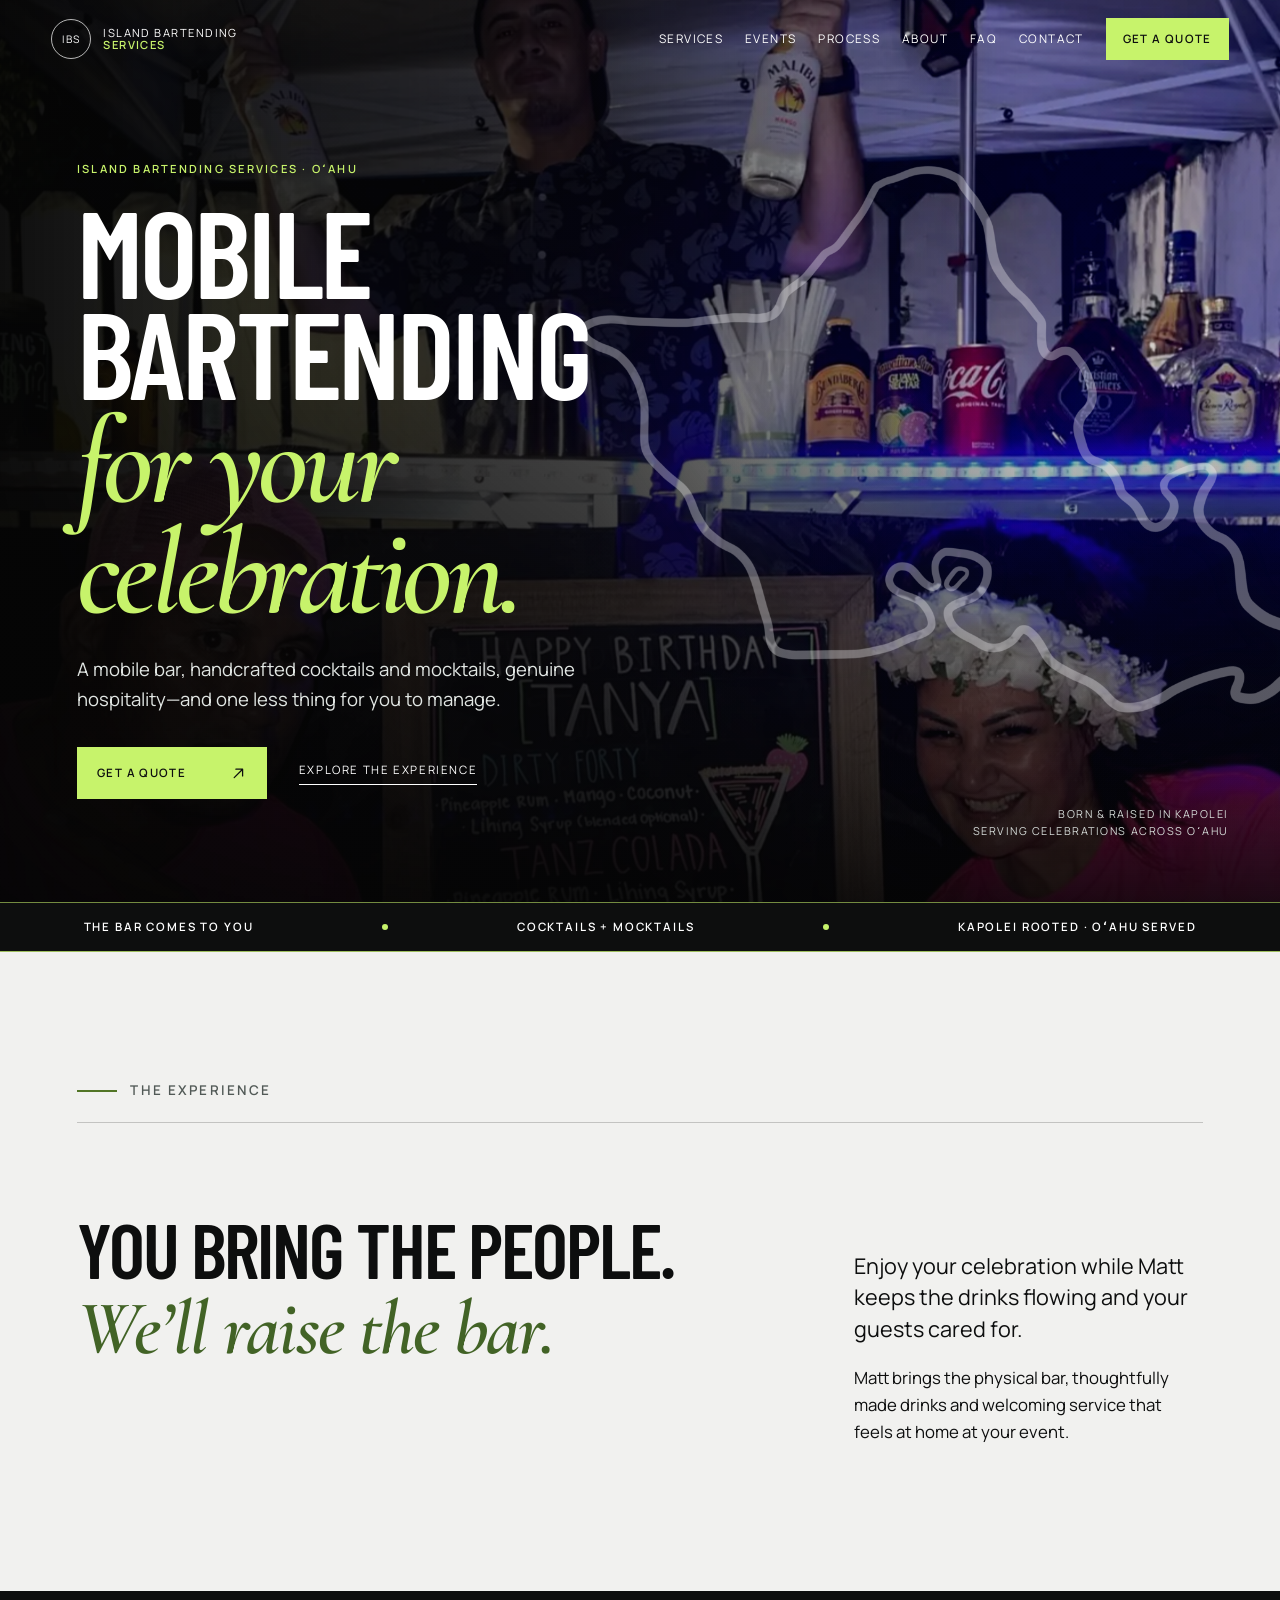
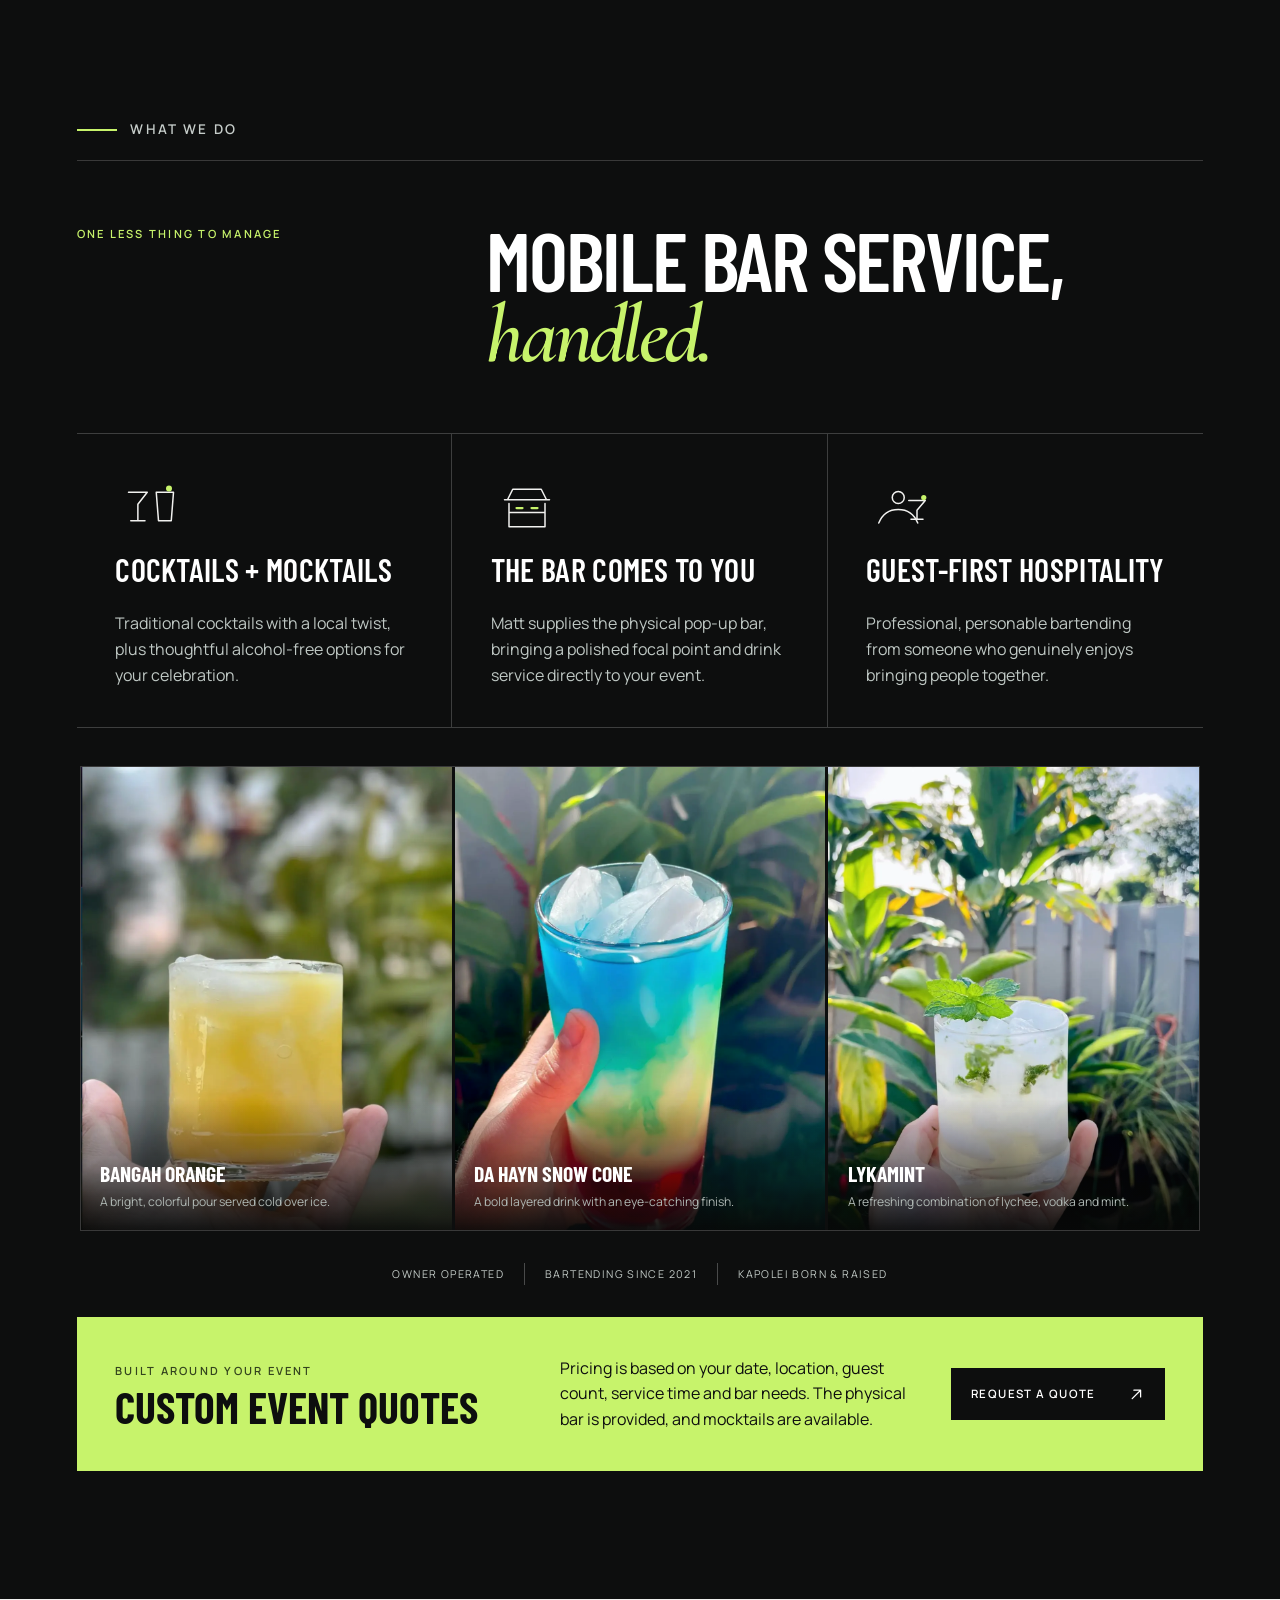
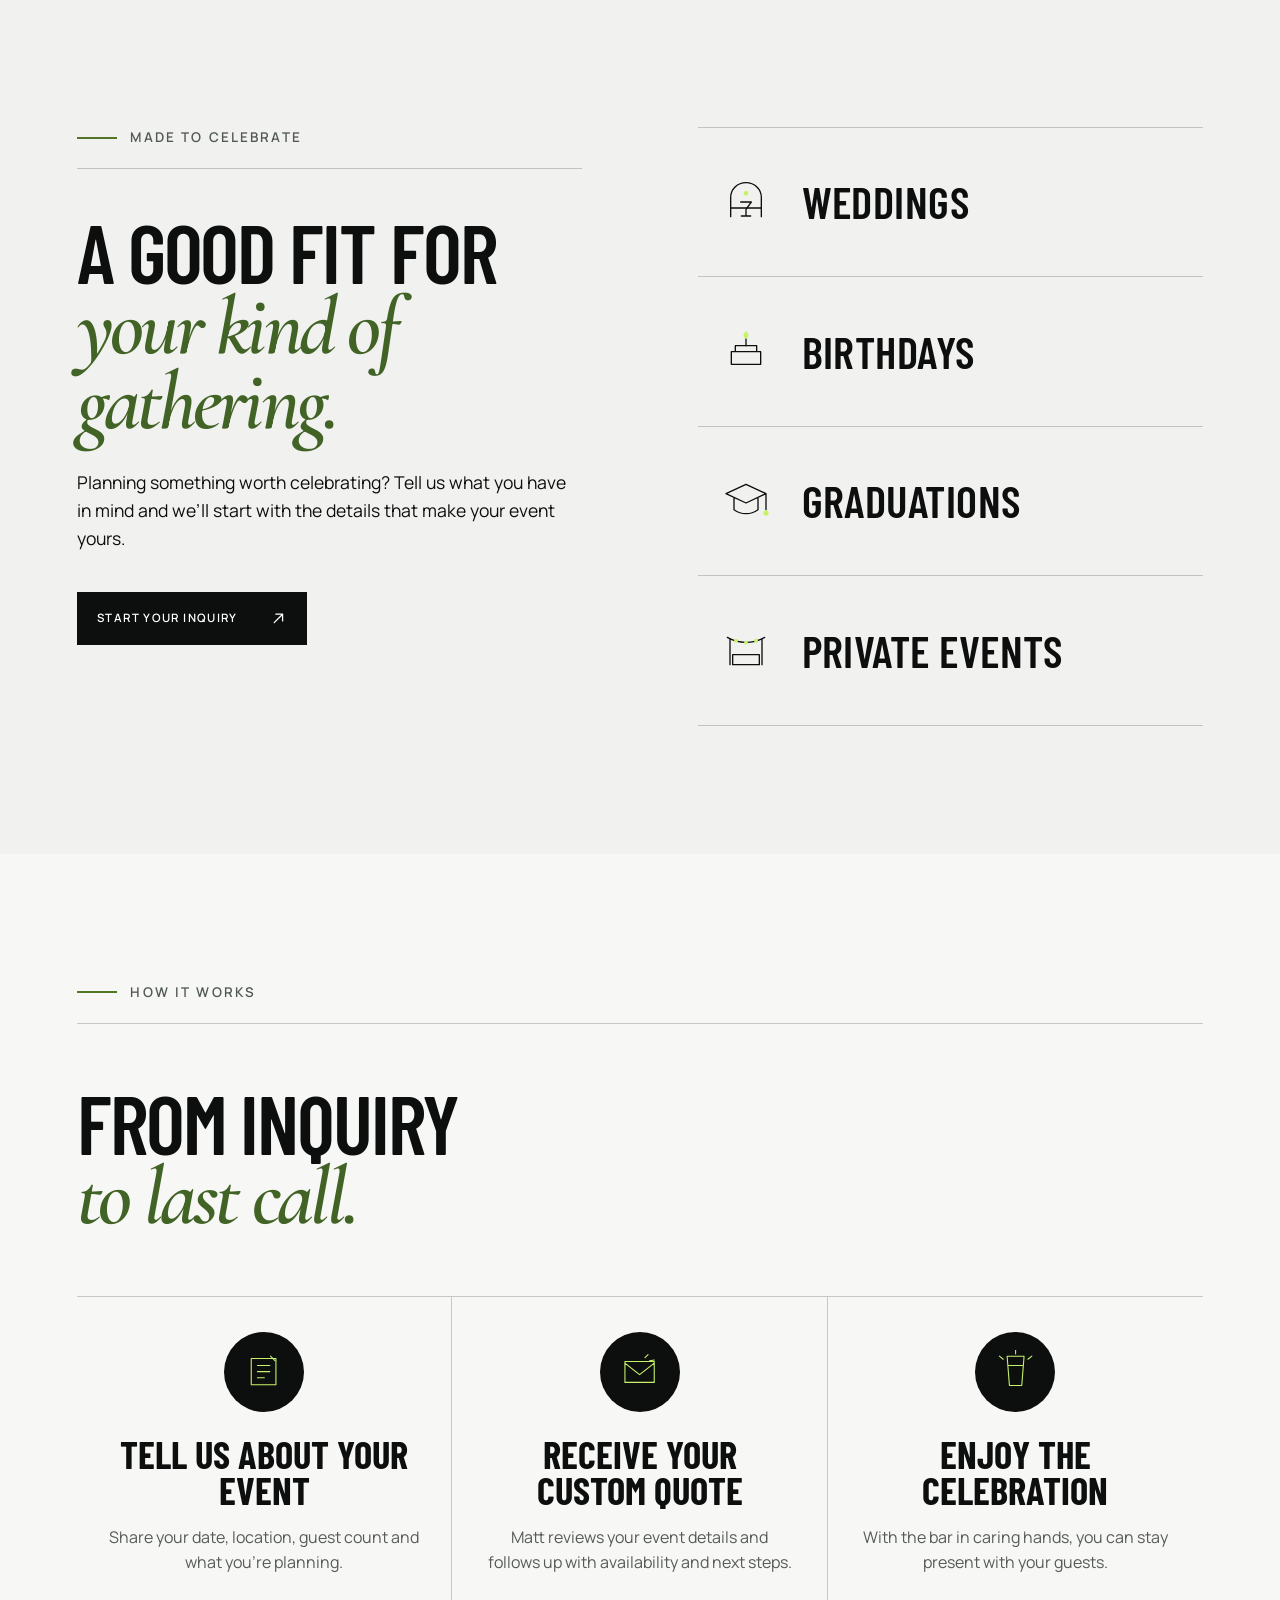
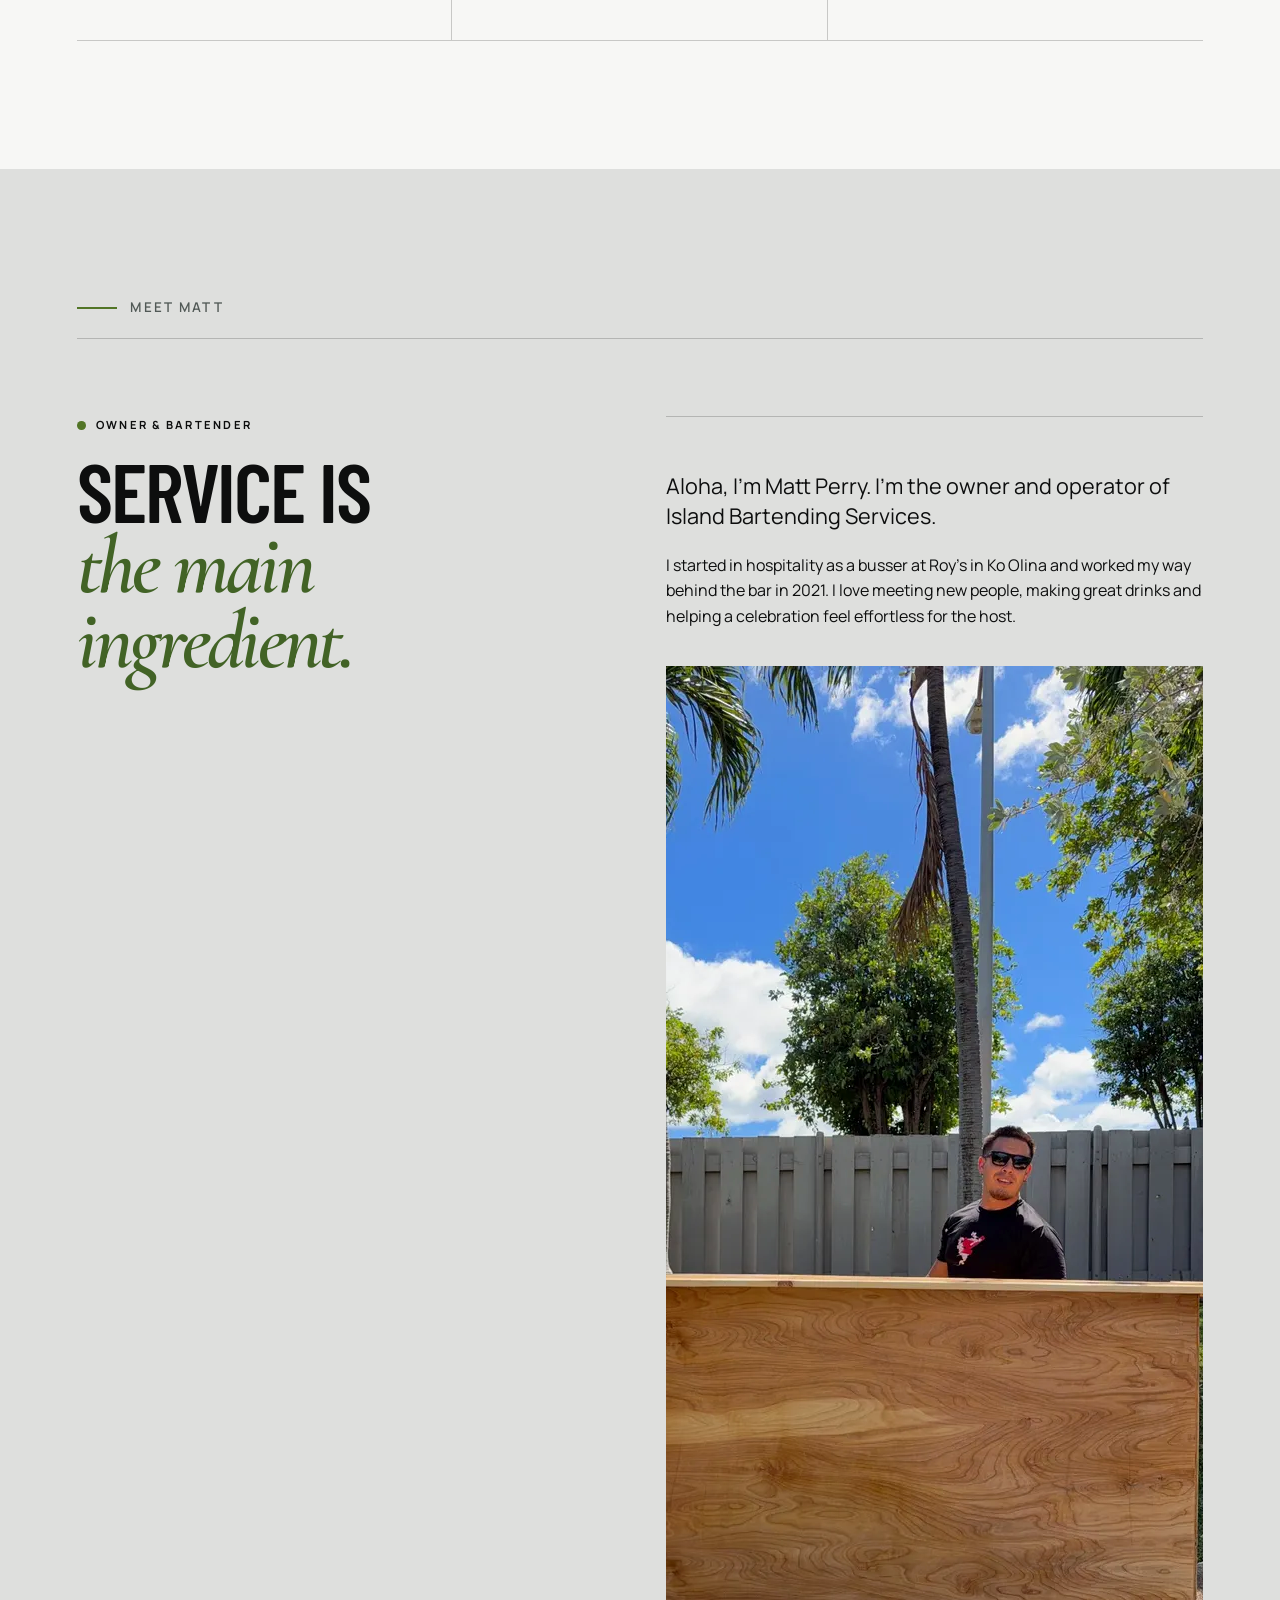
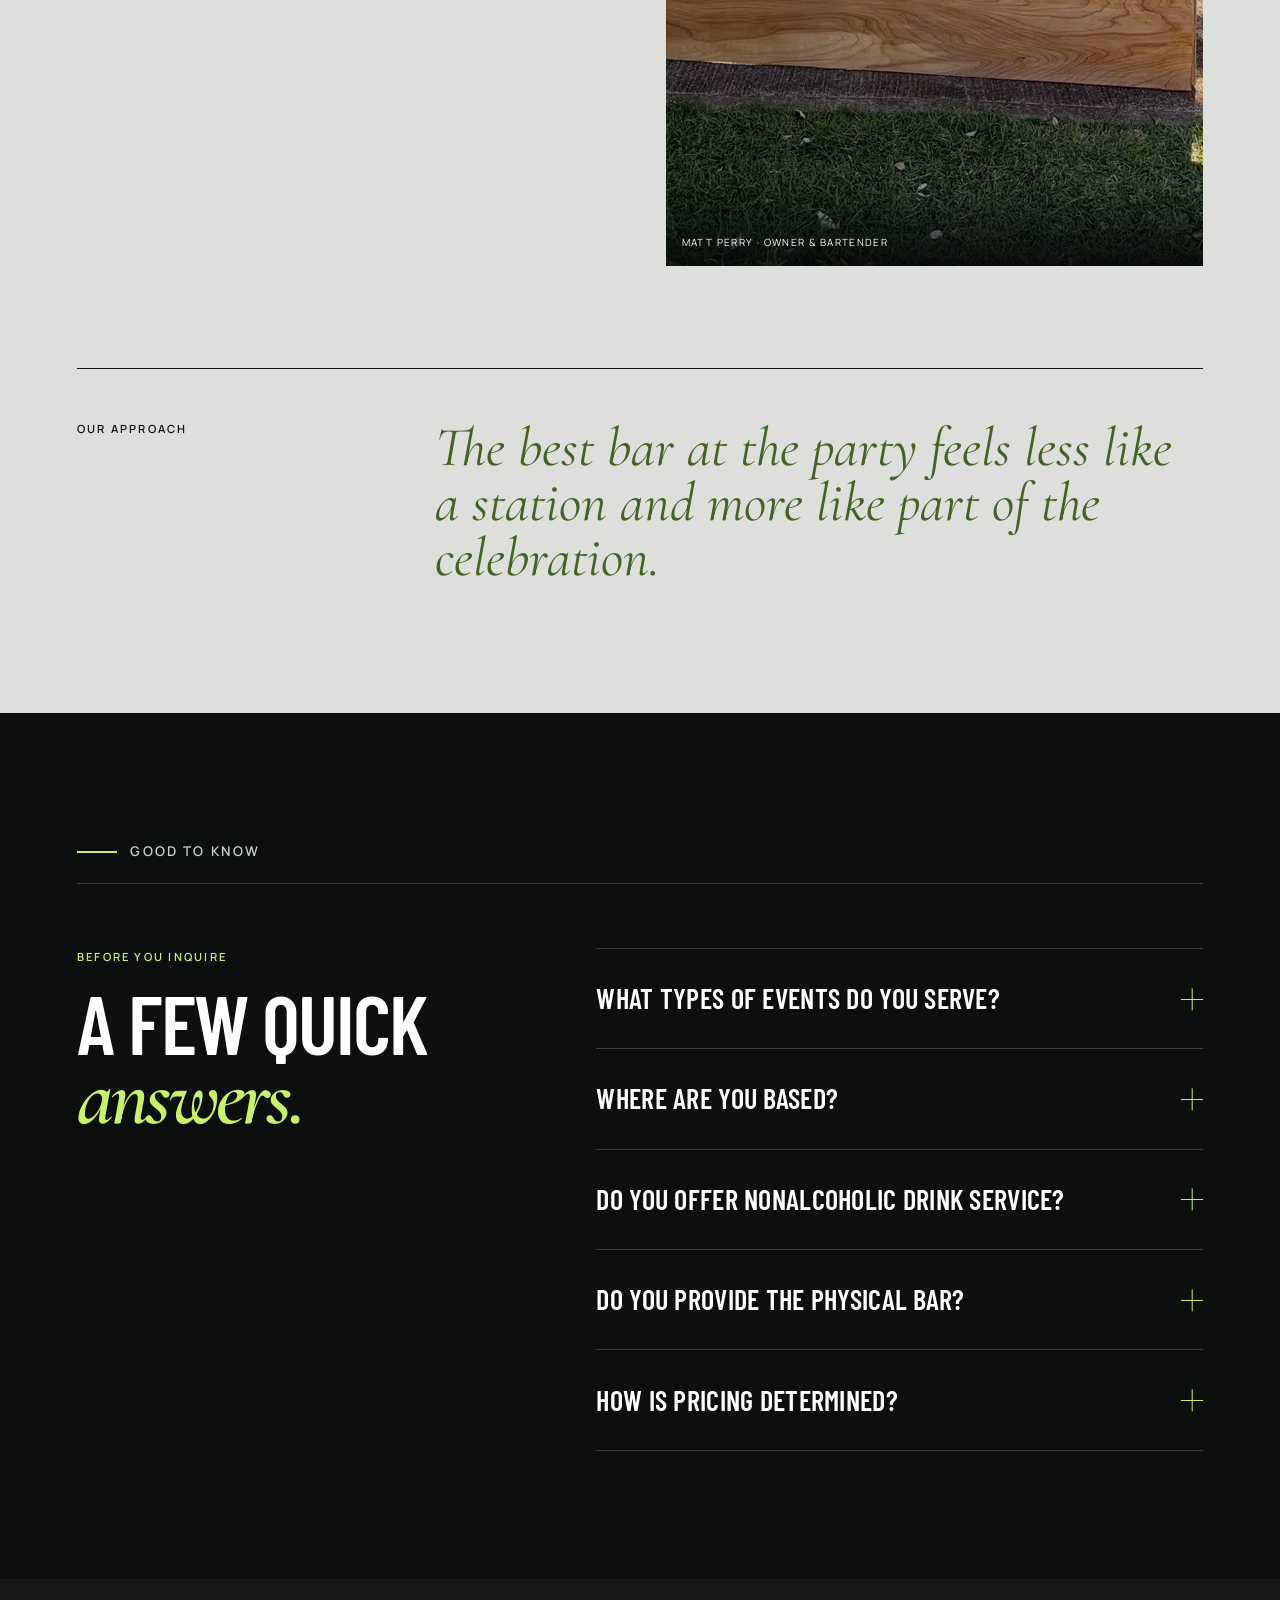
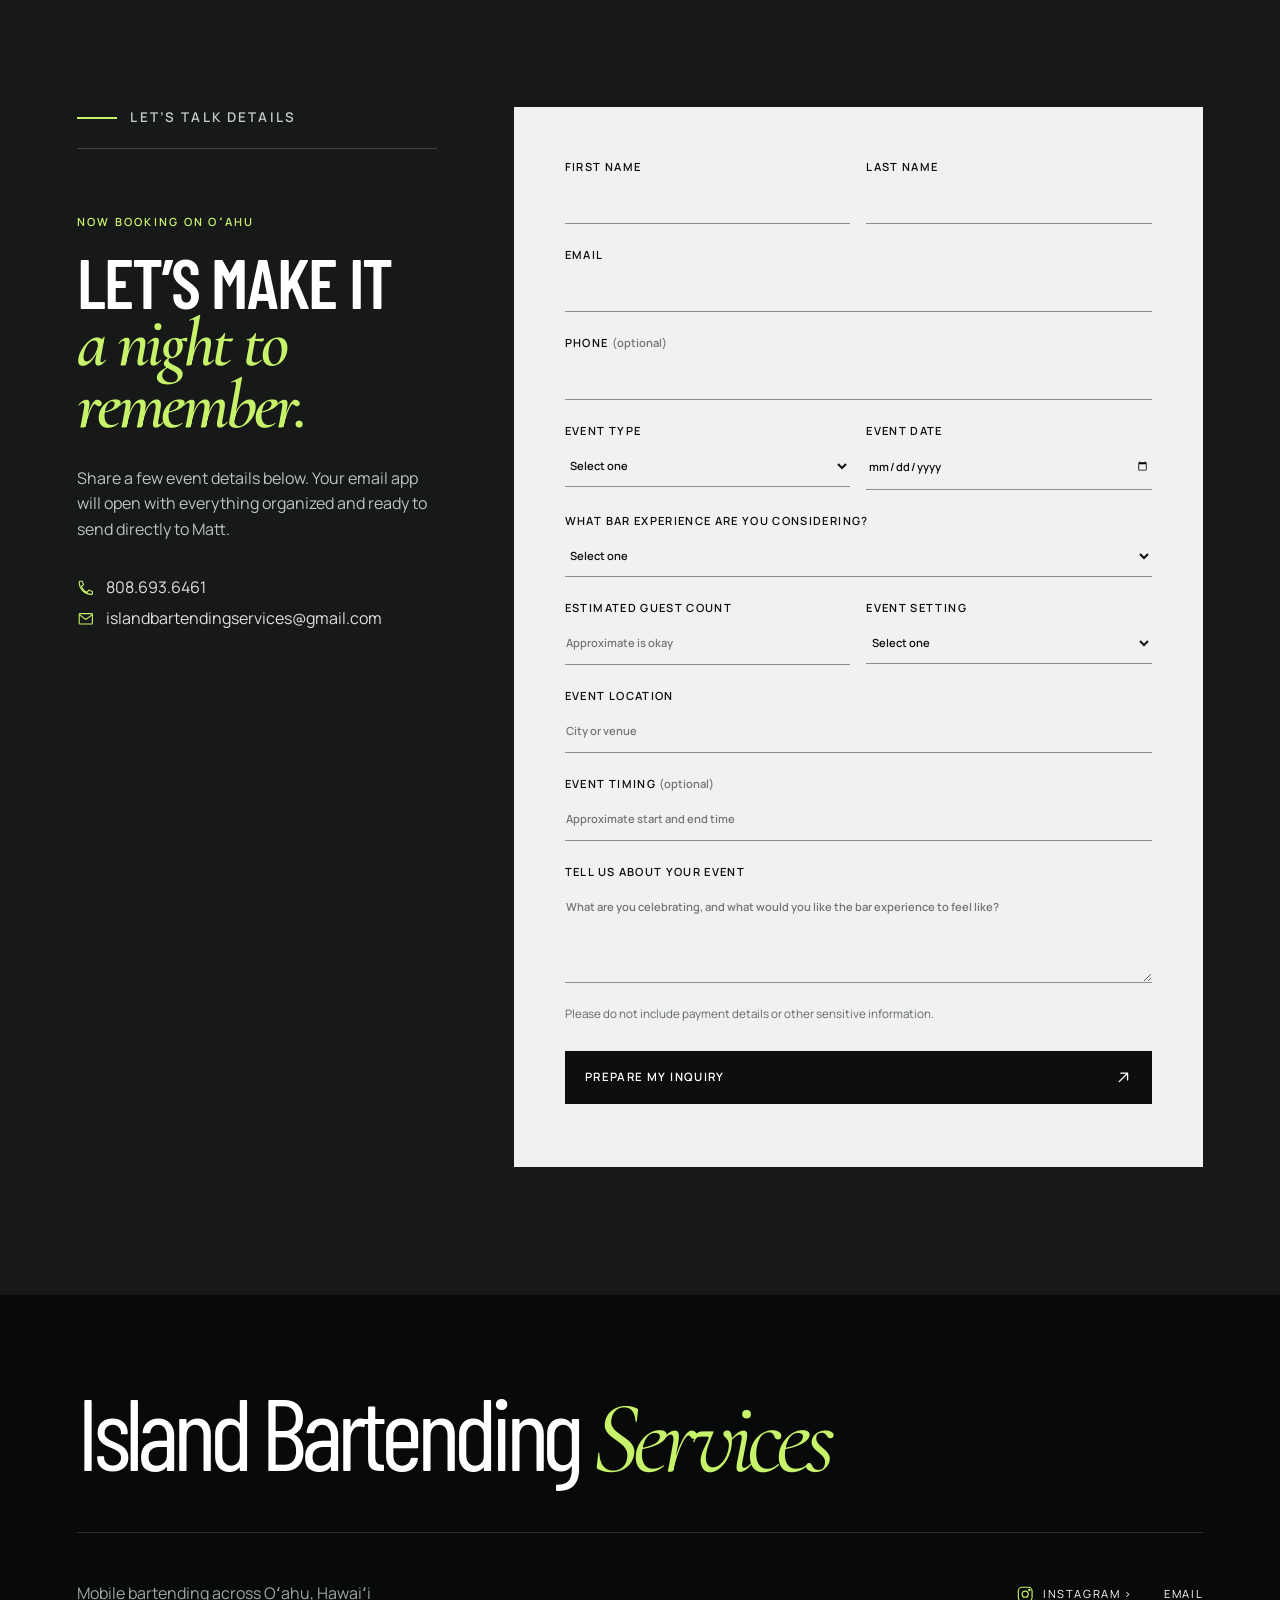
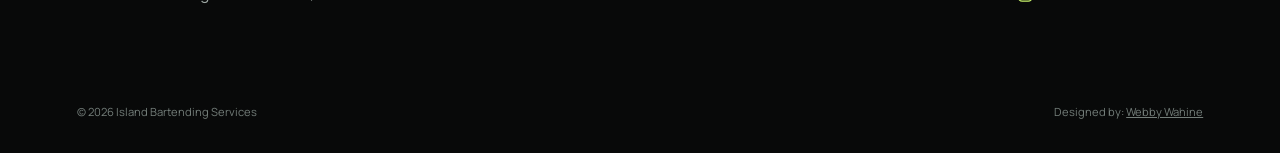
<file: index.html>
<!doctype html>
<html lang="en">
  <head>
    <meta charset="utf-8" />
    <meta name="viewport" content="width=device-width, initial-scale=1" />
    <title>Island Bartending Services | Mobile Bartending on Oʻahu</title>
    <meta
      name="description"
      content="Island Bartending Services brings a physical mobile bar, handcrafted cocktails, mocktails and welcoming service to celebrations across Oʻahu."
    />
    <link rel="canonical" href="https://islandbartendingservices.com/" />
    <meta name="theme-color" content="#101716" />
    <meta property="og:type" content="website" />
    <meta
      property="og:title"
      content="Island Bartending Services | Mobile Bartending on Oʻahu"
    />
    <meta
      property="og:description"
      content="A physical mobile bar, cocktails, mocktails and warm service for celebrations across Oʻahu."
    />
    <meta property="og:url" content="https://islandbartendingservices.com/" />
    <meta
      property="og:image"
      content="https://islandbartendingservices.com/assets/images/matt-bartending-event.webp"
    />
    <meta
      property="og:image:alt"
      content="Matt Perry serving guests from a mobile bar at an Oʻahu celebration"
    />
    <meta name="twitter:card" content="summary_large_image" />
    <link rel="icon" href="assets/images/favicon.svg" type="image/svg+xml" />
    <link rel="stylesheet" href="assets/css/styles.css" />
    <script type="application/ld+json">
      {
        "@context": "https://schema.org",
        "@type": "ProfessionalService",
        "name": "Island Bartending Services",
        "description": "Owner-operated mobile bartending with a physical pop-up bar, cocktails and mocktails for celebrations on Oʻahu.",
        "url": "https://islandbartendingservices.com/",
        "email": "mailto:islandbartendingservices@gmail.com",
        "telephone": "+1-808-693-6461",
        "areaServed": {
          "@type": "AdministrativeArea",
          "name": "Oʻahu, Hawaiʻi"
        },
        "founder": { "@type": "Person", "name": "Matt Perry" },
        "hasOfferCatalog": {
          "@type": "OfferCatalog",
          "name": "Mobile Bartending Services",
          "itemListElement": [
            {
              "@type": "Offer",
              "itemOffered": {
                "@type": "Service",
                "name": "Mobile Bartending Service",
                "serviceType": "Mobile bartending for private events"
              }
            }
          ]
        },
        "sameAs": ["https://www.instagram.com/islandbartendingservices/"]
      }
    </script>
  </head>
  <body>
    <a class="skip-link" href="#main">Skip to main content</a>
    <header class="site-header" data-header>
      <a class="brand" href="#top" aria-label="Island Bartending Services home">
        <span class="brand-mark" aria-hidden="true">IBS</span>
        <span class="brand-name"
          >Island Bartending<br /><strong>Services</strong></span
        >
      </a>
      <button
        class="menu-toggle"
        type="button"
        aria-expanded="false"
        aria-controls="site-nav"
      >
        <span class="sr-only">Open navigation</span><span></span><span></span>
        <svg class="menu-cocktail" aria-hidden="true" viewBox="0 0 44 44">
          <path d="M8 10h28L22 26v9m-8 0h16" />
          <circle cx="32.5" cy="8" r="2.25" />
        </svg>
      </button>
      <nav id="site-nav" class="site-nav" aria-label="Primary navigation">
        <a href="#services">Services</a>
        <a href="#events">Events</a>
        <a href="#process">Process</a>
        <a href="#about">About</a>
        <a href="#faq">FAQ</a>
        <a href="#contact">Contact</a>
        <a class="button button-small" href="#quote">Get a Quote</a>
      </nav>
    </header>

    <main id="main">
      <section class="hero" id="top">
        <div
          class="hero-media"
          role="img"
          aria-label="Matt Perry bartending at a lively outdoor celebration"
        ></div>
        <div class="hero-shade"></div>
        <img
          class="hero-island"
          src="assets/images/oahu-outline.webp"
          width="1200"
          height="1200"
          alt=""
          aria-hidden="true"
        />
        <div class="hero-content reveal">
          <p class="eyebrow">Island Bartending Services · Oʻahu</p>
          <h1>Mobile bartending<br /><em>for your celebration.</em></h1>
          <p class="hero-copy">
            A mobile bar, handcrafted cocktails and mocktails, genuine
            hospitality—and one less thing for you to manage.
          </p>
          <div class="hero-actions">
            <a class="button" href="#quote"
              >Get a Quote
              <svg class="icon-arrow" aria-hidden="true" viewBox="0 0 20 20">
                <path d="M5 15 15 5M7 5h8v8" /></svg
            ></a>
            <a class="text-link" href="#services">Explore the experience</a>
          </div>
        </div>
        <p class="hero-note">
          Born &amp; raised in Kapolei<br />Serving celebrations across Oʻahu
        </p>
      </section>

      <section class="ticker" aria-label="Service highlights">
        <div class="ticker-group">
          <span>The bar comes to you</span><i></i><span>Cocktails + mocktails</span
          ><i></i><span>Kapolei rooted · Oʻahu served</span>
        </div>
      </section>

      <section class="intro section" aria-labelledby="intro-title">
        <div class="section-index">The Experience</div>
        <div class="intro-grid">
          <div class="intro-statement reveal">
            <h2 id="intro-title">
              You bring the people.<br /><span>We’ll raise the bar.</span>
            </h2>
          </div>
          <div class="intro-copy reveal">
            <p>
              Enjoy your celebration while Matt keeps the drinks flowing and
              your guests cared for.
            </p>
            <p>
              Matt brings the physical bar, thoughtfully made drinks and
              welcoming service that feels at home at your event.
            </p>
          </div>
        </div>
      </section>

      <section
        class="services section"
        id="services"
        aria-labelledby="services-title"
      >
        <div class="section-index light">What We Do</div>
        <div class="services-heading reveal">
          <p class="eyebrow">One less thing to manage</p>
          <h2 id="services-title">
            Mobile bar service,<br /><em>handled.</em>
          </h2>
        </div>
        <div class="service-list">
          <article class="service-row reveal">
            <img class="service-icon" src="assets/icons/service-cocktails-mocktails.svg" width="96" height="96" alt="" aria-hidden="true" />
            <h3>Cocktails + Mocktails</h3>
            <p>
              Traditional cocktails with a local twist, plus thoughtful
              alcohol-free options for your celebration.
            </p>
          </article>
          <article class="service-row reveal">
            <img class="service-icon" src="assets/icons/service-mobile-bar.svg" width="96" height="96" alt="" aria-hidden="true" />
            <h3>The Bar Comes to You</h3>
            <p>
              Matt supplies the physical pop-up bar, bringing a polished focal
              point and drink service directly to your event.
            </p>
          </article>
          <article class="service-row reveal">
            <img class="service-icon" src="assets/icons/service-hospitality.svg" width="96" height="96" alt="" aria-hidden="true" />
            <h3>Guest-First Hospitality</h3>
            <p>
              Professional, personable bartending from someone who genuinely
              enjoys bringing people together.
            </p>
          </article>
        </div>
        <div class="cocktail-rail reveal" aria-label="Cocktail examples">
          <figure>
            <img
              src="assets/images/cocktail-golden.webp"
              width="1100"
              height="1373"
              loading="lazy"
              alt="Golden cocktail served over ice in a short glass"
            />
            <figcaption><strong>Bangah Orange</strong><span>A bright, colorful pour served cold over ice.</span></figcaption>
          </figure>
          <figure>
            <img
              src="assets/images/cocktail-island-color.webp"
              width="1100"
              height="1388"
              loading="lazy"
              alt="Colorful layered cocktail held outdoors against tropical greenery"
            />
            <figcaption><strong>Da HAYN Snow Cone</strong><span>A bold layered drink with an eye-catching finish.</span></figcaption>
          </figure>
          <figure>
            <img
              src="assets/images/cocktail-mint.webp"
              width="1100"
              height="1369"
              loading="lazy"
              alt="Clear cocktail with ice and fresh mint held in a sunny garden"
            />
            <figcaption><strong>Lykamint</strong><span>A refreshing combination of lychee, vodka and mint.</span></figcaption>
          </figure>
        </div>
        <p class="service-facts reveal">
          <span>Owner operated</span><span>Bartending since 2021</span><span>Kapolei born &amp; raised</span>
        </p>
        <div class="pricing-card reveal">
          <div>
            <p class="eyebrow">Built around your event</p>
            <h3>Custom event quotes</h3>
          </div>
          <p>
            Pricing is based on your date, location, guest count, service time
            and bar needs. The physical bar is provided, and mocktails are
            available.
          </p>
          <a class="button button-inverse" href="#quote"
            >Request a Quote<svg
              class="icon-arrow"
              aria-hidden="true"
              viewBox="0 0 20 20"
            >
              <path d="M5 15 15 5M7 5h8v8" /></svg
          ></a>
        </div>
        <!-- Developer note: Confirm exactly what mixers, garnishes, cups, ice and alcohol are supplied before publishing a complete inclusions list. -->
      </section>

      <section
        class="events section"
        id="events"
        aria-labelledby="events-title"
      >
        <div class="events-copy reveal">
          <div class="section-index">Made to Celebrate</div>
          <h2 id="events-title">
            A good fit for<br /><em>your kind of gathering.</em>
          </h2>
          <p>
            Planning something worth celebrating? Tell us what you have in mind
            and we’ll start with the details that make your event yours.
          </p>
          <a class="button button-dark" href="#quote"
            >Start Your Inquiry<svg
              class="icon-arrow"
              aria-hidden="true"
              viewBox="0 0 20 20"
            >
              <path d="M5 15 15 5M7 5h8v8" /></svg
          ></a>
        </div>
        <div class="event-stack" role="list" aria-label="Events served">
          <div class="event-card reveal" role="listitem">
            <img src="assets/icons/event-wedding.svg" width="96" height="96" alt="" aria-hidden="true" />
            <strong>Weddings</strong>
          </div>
          <div class="event-card reveal" role="listitem">
            <img src="assets/icons/event-birthday.svg" width="96" height="96" alt="" aria-hidden="true" />
            <strong>Birthdays</strong>
          </div>
          <div class="event-card reveal" role="listitem">
            <img src="assets/icons/event-graduation.svg" width="96" height="96" alt="" aria-hidden="true" />
            <strong>Graduations</strong>
          </div>
          <div class="event-card reveal" role="listitem">
            <img src="assets/icons/event-private.svg" width="96" height="96" alt="" aria-hidden="true" />
            <strong>Private Events</strong>
          </div>
        </div>
      </section>

      <section
        class="process section"
        id="process"
        aria-labelledby="process-title"
      >
        <div class="section-index">How It Works</div>
        <div class="process-heading reveal">
          <h2 id="process-title">From inquiry<br /><em>to last call.</em></h2>
        </div>
        <div class="process-grid">
          <article class="process-step reveal">
            <span class="process-icon" aria-hidden="true"
              ><svg viewBox="0 0 56 56">
                <path d="M12 11h32v34H12zM20 20h16M20 28h16M20 36h9" />
                <path d="m37 8 6 6" /></svg
            ></span>
            <h3>Tell us about your event</h3>
            <p>
              Share your date, location, guest count and what you’re planning.
            </p>
          </article>
          <article class="process-step reveal">
            <span class="process-icon" aria-hidden="true"
              ><svg viewBox="0 0 56 56">
                <path d="M9 15h38v27H9zM9 17l19 15 19-15" />
                <path d="m35 10 4-4m2 8 6-1" /></svg
            ></span>
            <h3>Receive your custom quote</h3>
            <p>
              Matt reviews your event details and follows up with availability
              and next steps.
            </p>
          </article>
          <article class="process-step reveal">
            <span class="process-icon" aria-hidden="true"
              ><svg viewBox="0 0 56 56">
                <path d="M17 8h22l-3 38H20L17 8Zm2 12h18" />
                <path d="M12 12 7 8m37 4 5-4M28 5V0" /></svg
            ></span>
            <h3>Enjoy the celebration</h3>
            <p>
              With the bar in caring hands, you can stay present with your
              guests.
            </p>
          </article>
        </div>
      </section>

      <section class="about section" id="about" aria-labelledby="about-title">
        <div class="section-index">Meet Matt</div>
        <div class="about-layout reveal">
          <div class="about-heading">
            <p class="eyebrow">Owner &amp; bartender</p>
            <h2 id="about-title">
              Service is<br /><em>the main ingredient.</em>
            </h2>
          </div>
          <div class="about-story">
            <p class="lead">
              Aloha, I’m Matt Perry. I’m the owner and operator of Island
              Bartending Services.
            </p>
            <p>
              I started in hospitality as a busser at Roy’s in Ko Olina and
              worked my way behind the bar in 2021. I love meeting new people,
              making great drinks and helping a celebration feel effortless for
              the host.
            </p>
            <!-- Developer note: Replace this event photo with Matt's final approved portrait when supplied. -->
            <figure class="about-portrait">
              <img
                src="assets/images/matt-mobile-bar.webp"
                width="900"
                height="1200"
                loading="lazy"
                alt="Matt Perry standing behind the wooden mobile bar he brings to events"
              />
              <figcaption>Matt Perry · Owner &amp; bartender</figcaption>
            </figure>
          </div>
        </div>
        <div class="about-principle reveal">
          <span>Our approach</span>
          <p>
            The best bar at the party feels less like a station and more like
            part of the celebration.
          </p>
        </div>
      </section>

      <section class="faq section" id="faq" aria-labelledby="faq-title">
        <div class="section-index light">Good to Know</div>
        <div class="faq-layout">
          <div class="faq-heading reveal">
            <p class="eyebrow">Before you inquire</p>
            <h2 id="faq-title">A few quick<br /><em>answers.</em></h2>
          </div>
          <div class="faq-list">
            <details class="reveal">
              <summary>
                What types of events do you serve?<span
                  aria-hidden="true"
                ></span>
              </summary>
              <p>
                Island Bartending Services welcomes inquiries for weddings,
                birthdays, graduations and other private celebrations.
              </p>
            </details>
            <details class="reveal">
              <summary>
                Where are you based?<span aria-hidden="true"></span>
              </summary>
              <p>
                Matt is born and raised in Kapolei and serves events on Oʻahu.
              </p>
            </details>
            <details class="reveal">
              <summary>
                Do you offer nonalcoholic drink service?<span
                  aria-hidden="true"
                ></span>
              </summary>
              <p>
                Yes. Matt offers mocktails as an alcohol-free option alongside
                cocktail service.
              </p>
            </details>
            <details class="reveal">
              <summary>
                Do you provide the physical bar?<span aria-hidden="true"></span>
              </summary>
              <p>
                Yes. Matt supplies the physical pop-up bar for the event.
                Additional inclusions are confirmed in your custom quote.
              </p>
            </details>
            <details class="reveal">
              <summary>
                How is pricing determined?<span aria-hidden="true"></span>
              </summary>
              <p>
                Quotes are customized based on the event date, location,
                estimated guest count, service time and bar needs.
              </p>
            </details>
          </div>
        </div>
        <!-- Developer note: Expand this FAQ after Matt approves answers about alcohol purchasing, remaining service inclusions, minimum hours, booking lead time, staffing, deposits, cancellations and insurance. -->
      </section>

      <section class="quote section" id="quote" aria-labelledby="quote-title">
        <div class="quote-intro reveal">
          <div class="section-index light">Let’s Talk Details</div>
          <p class="eyebrow">Now booking on Oʻahu</p>
          <h2 id="quote-title">
            Let’s make it<br /><em>a night to remember.</em>
          </h2>
          <p>
            Share a few event details below. Your email app will open with
            everything organized and ready to send directly to Matt.
          </p>
          <div class="direct-contact">
            <a href="tel:+18086936461"
              ><svg aria-hidden="true" viewBox="0 0 24 24">
                <path
                  d="M7 3H4a1 1 0 0 0-1 1c0 9.4 7.6 17 17 17a1 1 0 0 0 1-1v-3l-5-2-2 3c-4-1.5-6.5-4-8-8l3-2-2-5Z"
                /></svg
              >808.693.6461</a
            >
            <a href="mailto:islandbartendingservices@gmail.com"
              ><svg aria-hidden="true" viewBox="0 0 24 24">
                <rect x="3" y="5" width="18" height="14" rx="1" />
                <path d="m4 7 8 6 8-6" /></svg
              >islandbartendingservices@gmail.com</a
            >
          </div>
        </div>
        <form class="quote-form reveal" id="quote-form">
          <div class="field-row">
            <label
              >First name<input
                name="firstName"
                type="text"
                autocomplete="given-name"
                required
            /></label>
            <label
              >Last name<input
                name="lastName"
                type="text"
                autocomplete="family-name"
                required
            /></label>
          </div>
          <label
            >Email<input
              name="email"
              type="email"
              autocomplete="email"
              required
          /></label>
          <label
            >Phone <span>(optional)</span
            ><input name="phone" type="tel" autocomplete="tel"
          /></label>
          <div class="field-row">
            <label
              >Event type<select name="eventType" required>
                <option value="">Select one</option>
                <option>Wedding</option>
                <option>Birthday</option>
                <option>Graduation</option>
                <option>Private event</option>
                <option>Other</option>
              </select></label
            >
            <label
              >Event date<input name="eventDate" type="date" required
            /></label>
          </div>
          <label
            >What bar experience are you considering?<select
              name="servicePreference"
              required
            >
              <option value="">Select one</option>
              <option>Cocktails</option>
              <option>Cocktails and mocktails</option>
              <option>Mocktails only</option>
              <option>Not sure yet</option>
            </select></label
          >
          <div class="field-row">
            <label
              >Estimated guest count<input
                name="guestCount"
                type="number"
                min="1"
                inputmode="numeric"
                placeholder="Approximate is okay"
                required
            /></label>
            <label
              >Event setting<select name="setting" required>
                <option value="">Select one</option>
                <option>Indoor</option>
                <option>Outdoor</option>
                <option>Both</option>
                <option>Not sure yet</option>
              </select></label
            >
          </div>
          <label
            >Event location<input
              name="location"
              type="text"
              autocomplete="address-level2"
              placeholder="City or venue"
              required
          /></label>
          <label
            >Event timing <span>(optional)</span
            ><input
              name="eventTime"
              type="text"
              placeholder="Approximate start and end time"
          /></label>
          <label
            >Tell us about your event<textarea
              name="details"
              rows="4"
              placeholder="What are you celebrating, and what would you like the bar experience to feel like?"
              required
            ></textarea>
          </label>
          <p class="form-note">
            Please do not include payment details or other sensitive
            information.
          </p>
          <button class="button button-submit" type="submit">
            Prepare My Inquiry
            <svg class="icon-arrow" aria-hidden="true" viewBox="0 0 20 20">
              <path d="M5 15 15 5M7 5h8v8" />
            </svg>
          </button>
          <p
            class="form-status"
            id="form-status"
            role="status"
            aria-live="polite"
          ></p>
        </form>
      </section>
    </main>

    <footer class="site-footer" id="contact">
      <a class="footer-brand" href="#top"
        >Island Bartending <em>Services</em></a
      >
      <div class="footer-meta">
        <p>Mobile bartending across Oʻahu, Hawaiʻi</p>
        <a
          href="https://www.instagram.com/islandbartendingservices/"
          target="_blank"
          rel="noopener noreferrer"
          ><svg class="social-icon" aria-hidden="true" viewBox="0 0 24 24">
            <rect x="3" y="3" width="18" height="18" rx="5" />
            <circle cx="12" cy="12" r="4" />
            <circle cx="17.5" cy="6.5" r="1" /></svg
          >Instagram ></a
        >
        <a href="mailto:islandbartendingservices@gmail.com">Email</a>
      </div>
      <div class="footer-bottom">
        <span>© <span data-year></span> Island Bartending Services</span>
        <span
          >Designed by:
          <a
            href="https://www.webbywahine.com/"
            target="_blank"
            rel="noopener noreferrer"
            >Webby Wahine</a
          ></span
        >
      </div>
    </footer>
    <script src="assets/js/main.js" defer></script>
  </body>
</html>
</file>
<file: assets/css/styles.css>
@import url("https://fonts.googleapis.com/css2?family=Barlow+Condensed:wght@500;600;700&family=Cormorant+Garamond:ital,wght@1,600&family=Manrope:wght@400;500;600&display=swap");

:root {
  --ink: #0d0e0e;
  --ink-2: #181919;
  --cream: #dedfdd;
  --paper: #f1f1ef;
  --lime: #c7f36b;
  --aqua: #9fdf62;
  --muted: #a9adab;
  --line: rgba(13, 14, 14, 0.2);
  --serif: "Cormorant Garamond", Georgia, serif;
  --sans: "Manrope", Arial, sans-serif;
  --display: "Barlow Condensed", "Arial Narrow", Arial, sans-serif;
}
* {
  box-sizing: border-box;
}
html {
  scroll-behavior: smooth;
}
body {
  margin: 0;
  background: var(--paper);
  color: var(--ink);
  font-family: var(--sans);
  font-size: 16px;
  line-height: 1.6;
  overflow-x: hidden;
}
img {
  max-width: 100%;
  display: block;
}
a {
  color: inherit;
}
button,
input,
textarea,
select {
  font: inherit;
}
.sr-only {
  position: absolute;
  width: 1px;
  height: 1px;
  padding: 0;
  margin: -1px;
  overflow: hidden;
  clip: rect(0, 0, 0, 0);
  white-space: nowrap;
  border: 0;
}
.skip-link {
  position: fixed;
  z-index: 9999;
  top: 1rem;
  left: 1rem;
  padding: 0.7rem 1rem;
  background: var(--lime);
  color: var(--ink);
  transform: translateY(-200%);
  transition: 0.2s;
}
.skip-link:focus {
  transform: none;
}
:focus-visible {
  outline: 3px solid var(--aqua);
  outline-offset: 4px;
}
.site-header {
  position: fixed;
  z-index: 1000;
  inset: 0 0 auto;
  display: flex;
  align-items: center;
  justify-content: space-between;
  padding: 1.1rem clamp(1.25rem, 4vw, 4.5rem);
  color: white;
  transition:
    background 0.35s,
    padding 0.35s;
}
.site-header.scrolled {
  background: rgba(16, 23, 22, 0.94);
  backdrop-filter: blur(14px);
  padding-top: 0.75rem;
  padding-bottom: 0.75rem;
}
.brand {
  display: flex;
  align-items: center;
  gap: 0.75rem;
  text-decoration: none;
}
.brand-mark {
  display: grid;
  place-items: center;
  width: 2.5rem;
  height: 2.5rem;
  border: 1px solid rgba(255, 255, 255, 0.7);
  border-radius: 50%;
  font-size: 0.65rem;
  letter-spacing: 0.12em;
}
.brand-name {
  font-size: 0.7rem;
  line-height: 1.08;
  letter-spacing: 0.13em;
  text-transform: uppercase;
}
.brand-name strong {
  color: var(--lime);
  font-weight: 600;
}
.site-nav {
  display: flex;
  align-items: center;
  gap: clamp(0.75rem, 1.7vw, 1.6rem);
}
.site-nav > a:not(.button) {
  font-size: 0.74rem;
  text-decoration: none;
  text-transform: uppercase;
  letter-spacing: 0.12em;
  position: relative;
}
.site-nav > a:not(.button)::after {
  content: "";
  position: absolute;
  left: 0;
  right: 100%;
  bottom: -0.35rem;
  height: 1px;
  background: var(--lime);
  transition: right 0.25s;
}
.site-nav > a:hover::after {
  right: 0;
}
.menu-toggle {
  display: none;
  background: none;
  border: 0;
  color: white;
  width: 2.75rem;
  height: 2.75rem;
}
.menu-toggle span:not(.sr-only) {
  display: block;
  height: 1px;
  background: currentColor;
  margin: 7px 0;
  transition: 0.25s;
}
.menu-cocktail {
  position: absolute;
  inset: 0;
  width: 100%;
  height: 100%;
  fill: none;
  stroke: currentColor;
  stroke-width: 1.5;
  stroke-linecap: round;
  stroke-linejoin: round;
  opacity: 0;
  transform: scale(0.65);
  transition: opacity 0.2s ease, transform 0.3s ease;
}
.icon-arrow {
  width: 1.05rem;
  height: 1.05rem;
  fill: none;
  stroke: currentColor;
  stroke-width: 1.5;
  stroke-linecap: round;
  stroke-linejoin: round;
  vertical-align: middle;
}
.hero {
  position: relative;
  min-height: 100svh;
  display: flex;
  align-items: flex-end;
  padding: 10rem clamp(1.25rem, 6vw, 7rem) clamp(4rem, 8vw, 7rem);
  color: white;
  background: var(--ink);
  isolation: isolate;
}
.hero-media,
.hero-shade {
  position: absolute;
  inset: 0;
  z-index: -3;
}
.hero-media {
  background: url("../images/matt-bartending-event.webp") 58% 28% / cover
    no-repeat;
  transform: scale(1.01);
  animation: heroZoom 14s ease-out both;
}
.hero-shade {
  z-index: -2;
  background:
    linear-gradient(
      90deg,
      rgba(8, 14, 13, 0.93) 0%,
      rgba(8, 14, 13, 0.72) 42%,
      rgba(8, 14, 13, 0.18) 78%
    ),
    linear-gradient(0deg, rgba(8, 14, 13, 0.82), transparent 55%);
}
@keyframes heroZoom {
  to {
    transform: scale(1.07);
  }
}
.hero-content {
  max-width: 780px;
}
.eyebrow,
.section-index {
  text-transform: uppercase;
  letter-spacing: 0.2em;
  font-size: 0.7rem;
  font-weight: 600;
}
.eyebrow {
  color: var(--lime);
  margin: 0 0 1.4rem;
}
.hero h1,
.services h2,
.events h2,
.about h2,
.quote h2 {
  font-family: var(--display);
  font-weight: 500;
  line-height: 0.88;
  letter-spacing: -0.065em;
  margin: 0;
}
.hero h1 {
  font-size: clamp(4rem, 10vw, 8.8rem);
}
h1 em,
h2 em {
  font-family: var(--serif);
  font-weight: 600;
  color: var(--lime);
}
.hero-copy {
  font-size: clamp(1rem, 1.45vw, 1.25rem);
  max-width: 560px;
  color: #e1e6e3;
  margin: 2rem 0;
}
.hero-actions {
  display: flex;
  align-items: center;
  gap: 2rem;
  flex-wrap: wrap;
}
.button {
  display: inline-flex;
  align-items: center;
  justify-content: space-between;
  gap: 2rem;
  min-width: 190px;
  padding: 1rem 1.2rem;
  background: var(--lime);
  color: var(--ink);
  border: 1px solid var(--lime);
  text-decoration: none;
  text-transform: uppercase;
  letter-spacing: 0.12em;
  font-size: 0.72rem;
  font-weight: 600;
  transition:
    background 0.25s,
    color 0.25s,
    transform 0.25s;
}
.button:hover {
  background: transparent;
  color: white;
  transform: translateY(-3px);
}
.button-small {
  min-width: auto;
  padding: 0.7rem 1rem;
  gap: 0.7rem;
}
.text-link {
  text-decoration: none;
  text-transform: uppercase;
  letter-spacing: 0.14em;
  font-size: 0.72rem;
  padding-bottom: 0.3rem;
  border-bottom: 1px solid currentColor;
  transition: color 0.2s;
}
.text-link:hover {
  color: var(--lime);
}
.hero-note {
  position: absolute;
  right: clamp(1.25rem, 4vw, 4.5rem);
  bottom: clamp(2rem, 4vw, 3.5rem);
  font-size: 0.68rem;
  text-align: right;
  text-transform: uppercase;
  letter-spacing: 0.14em;
  color: #d4dad7;
}
.hero-island {
  position: absolute;
  z-index: -1;
  top: 10%;
  right: -3%;
  width: min(58vw, 900px);
  height: auto;
  opacity: 0.34;
  pointer-events: none;
  filter: drop-shadow(0 0 18px rgba(199, 243, 107, 0.12));
  animation: islandDraw 1.2s ease-out both;
}
@keyframes islandDraw {
  from {
    opacity: 0;
    transform: translateY(18px) scale(0.98);
  }
}
@keyframes float {
  50% {
    transform: translateY(-18px);
  }
}
.ticker {
  overflow: hidden;
  position: relative;
  z-index: 2;
  background: #0d0e0e;
  color: white;
  padding: 0.95rem 0;
  border-top: 1px solid rgba(199, 243, 107, 0.55);
}
.ticker-group {
  display: flex;
  width: 100%;
  align-items: center;
  justify-content: space-around;
  gap: 2.4rem;
  padding: 0 2.4rem;
  text-transform: uppercase;
  letter-spacing: 0.16em;
  font-size: 0.72rem;
  font-weight: 600;
}
.ticker i {
  width: 6px;
  height: 6px;
  background: var(--lime);
  border-radius: 50%;
  flex: 0 0 6px;
}
.section {
  padding: clamp(5rem, 10vw, 9rem) clamp(1.25rem, 6vw, 7rem);
}
.section-index {
  display: flex;
  align-items: center;
  gap: 0.85rem;
  padding-bottom: 1.25rem;
  border-bottom: 1px solid var(--line);
  color: #515956;
  font-size: 0.84rem;
  letter-spacing: 0.16em;
}
.section-index::before {
  content: "";
  width: 2.5rem;
  height: 2px;
  background: #527526;
  flex: 0 0 2.5rem;
}
.section-index.light {
  color: #c6cdca;
  border-color: rgba(255, 255, 255, 0.18);
}
.section-index.light::before {
  background: var(--lime);
}
.intro {
  background: var(--paper);
}
.intro-grid {
  display: grid;
  grid-template-columns: minmax(0, 1.3fr) minmax(260px, 0.7fr);
  gap: clamp(3rem, 10vw, 10rem);
  padding-top: clamp(3rem, 7vw, 6rem);
}
.intro-statement {
  position: relative;
  min-height: 0;
}
.intro h2 {
  font-family: var(--display);
  font-size: clamp(2.7rem, 6vw, 6.4rem);
  line-height: 0.96;
  letter-spacing: -0.06em;
  font-weight: 500;
  margin: 0;
}
.intro h2 span {
  font-family: var(--serif);
  font-style: italic;
  color: #558b7d;
}
.intro-copy {
  font-size: 1.05rem;
  padding-top: 1rem;
}
.intro-copy p:first-child {
  font-size: 1.35rem;
  line-height: 1.45;
}
.services {
  background: var(--ink);
  color: white;
}
.services-heading {
  display: grid;
  grid-template-columns: 1fr 2fr;
  gap: clamp(1.5rem, 4vw, 4rem);
  align-items: end;
  padding: 4rem 0;
}
.services-heading .eyebrow {
  align-self: start;
}
.services h2,
.events h2,
.about h2,
.quote h2 {
  font-size: clamp(3rem, 6.5vw, 7rem);
}
.service-list {
  display: grid;
  grid-template-columns: repeat(3, 1fr);
  border-top: 1px solid rgba(255, 255, 255, 0.2);
  border-bottom: 1px solid rgba(255, 255, 255, 0.2);
}
.service-row {
  display: flex;
  min-height: 250px;
  flex-direction: column;
  align-items: flex-start;
  justify-content: flex-end;
  padding: clamp(1.5rem, 3vw, 2.5rem);
  border-right: 1px solid rgba(255, 255, 255, 0.2);
  transition:
    background 0.3s ease;
}
.service-row:last-child {
  border-right: 0;
}
.service-row:hover {
  background: rgba(199, 243, 107, 0.06);
}
.service-icon {
  width: 4.5rem;
  height: 4.5rem;
  margin-bottom: auto;
}
.service-row h3 {
  margin: 0 0 1rem;
  font-family: var(--display);
  font-size: clamp(1.5rem, 2.5vw, 2.5rem);
  font-weight: 500;
}
.service-row p {
  color: #bfc8c4;
  margin: 0;
}
.cocktail-rail {
  display: grid;
  grid-template-columns: repeat(3, 1fr);
  gap: 3px;
  margin-top: clamp(1.5rem, 3vw, 2.5rem);
  margin-left: auto;
  margin-right: auto;
  max-width: 1120px;
  overflow: hidden;
  border: 1px solid rgba(255, 255, 255, 0.18);
}
.cocktail-rail figure {
  position: relative;
  aspect-ratio: 4 / 5;
  margin: 0;
  overflow: hidden;
  background: #171918;
}
.cocktail-rail img {
  width: 100%;
  height: 100%;
  object-fit: cover;
  object-position: center;
  filter: saturate(0.92) contrast(1.04);
  transition:
    transform 0.65s cubic-bezier(0.2, 0.7, 0.2, 1),
    filter 0.4s ease;
}
.cocktail-rail figure:hover img {
  transform: scale(1.045);
  filter: saturate(1.08) contrast(1.04);
}
.cocktail-rail figcaption {
  position: absolute;
  inset: auto 0 0;
  z-index: 1;
  min-height: 0;
  padding: 4rem 1.2rem 1.2rem;
  background: linear-gradient(transparent, rgba(7, 8, 8, 0.94));
}
.cocktail-rail figcaption strong,
.cocktail-rail figcaption span {
  display: block;
}
.cocktail-rail figcaption strong {
  font-family: var(--display);
  font-size: clamp(1.2rem, 1.7vw, 1.7rem);
  line-height: 1;
  text-transform: uppercase;
}
.cocktail-rail figcaption span {
  margin-top: 0.55rem;
  color: #aeb7b3;
  font-size: 0.76rem;
  line-height: 1.45;
}
.service-facts {
  display: flex;
  justify-content: center;
  flex-wrap: wrap;
  gap: 0;
  margin: 2rem 0;
  color: #c2cac6;
  text-transform: uppercase;
  letter-spacing: 0.13em;
  font-size: 0.67rem;
}
.service-facts span {
  padding: 0.15rem 1.25rem;
  border-right: 1px solid rgba(255, 255, 255, 0.25);
}
.service-facts span:last-child {
  border-right: 0;
}
.events {
  display: grid;
  grid-template-columns: 1fr 1fr;
  gap: clamp(3rem, 9vw, 9rem);
  align-items: start;
}
.events-copy {
  position: sticky;
  top: 9rem;
}
.events h2 {
  margin: 3rem 0 2rem;
}
.events h2 em {
  color: #558b7d;
}
.events-copy > p {
  max-width: 510px;
  margin: 0 0 2rem;
  font-size: 1.1rem;
}
.text-link.dark:hover {
  color: #367c6d;
}
.event-stack {
  border-top: 1px solid var(--line);
}
.event-card {
  display: flex;
  align-items: center;
  justify-content: flex-start;
  gap: 1.5rem;
  padding: 2.4rem 1rem;
  border-bottom: 1px solid var(--line);
  transition:
    background 0.3s,
    padding 0.3s;
}
.event-card:hover {
  background: var(--cream);
  padding-left: 1.7rem;
  padding-right: 1.7rem;
}
.event-card img {
  width: 4rem;
  height: 4rem;
  flex: 0 0 4rem;
}
.event-card strong {
  font-family: var(--display);
  font-size: clamp(1.8rem, 3.5vw, 3.5rem);
  font-weight: 500;
}
.about {
  background: var(--cream);
}
.about > .section-index {
  margin-bottom: clamp(3rem, 6vw, 6rem);
}
.about-layout {
  display: grid;
  grid-template-columns: minmax(360px, 0.95fr) minmax(420px, 1.05fr);
  gap: clamp(3rem, 8vw, 9rem);
  align-items: start;
}
.about-heading > .eyebrow {
  display: flex;
  align-items: center;
  gap: 0.65rem;
  color: var(--ink);
  font-weight: 700;
}
.about-heading > .eyebrow::before {
  content: "";
  width: 0.55rem;
  height: 0.55rem;
  flex: 0 0 0.55rem;
  border-radius: 50%;
  background: #527526;
}
.about h2 {
  margin: 0;
}
.about h2 em {
  color: #558b7d;
}
.about .lead {
  font-size: 1.35rem;
  line-height: 1.4;
}
.about-story {
  max-width: 620px;
  padding-top: 2rem;
  border-top: 1px solid var(--line);
}
.about-portrait {
  position: relative;
  width: 100%;
  max-width: 680px;
  margin: 2.25rem 0 0;
  overflow: hidden;
  background: var(--ink);
}
.about-portrait img {
  width: 100%;
  aspect-ratio: 16 / 9;
  object-fit: cover;
  object-position: 68% 40%;
  filter: saturate(1.03) contrast(1.02);
}
.about-portrait figcaption {
  position: absolute;
  inset: auto 0 0;
  padding: 3.5rem 1rem 0.9rem;
  color: white;
  background: linear-gradient(transparent, rgba(5, 6, 6, 0.88));
  font-size: 0.62rem;
  letter-spacing: 0.14em;
  text-transform: uppercase;
}
.about-principle {
  display: grid;
  grid-template-columns: minmax(180px, 0.35fr) minmax(320px, 1fr);
  gap: clamp(2rem, 7vw, 8rem);
  align-items: start;
  margin-top: clamp(4rem, 8vw, 8rem);
  padding-top: clamp(2rem, 4vw, 3.5rem);
  border-top: 1px solid var(--ink);
}
.about-principle span {
  font-size: 0.7rem;
  font-weight: 600;
  letter-spacing: 0.2em;
  text-transform: uppercase;
}
.about-principle p {
  max-width: 980px;
  margin: 0;
  font-family: var(--serif);
  font-size: clamp(2rem, 4.3vw, 5rem);
  font-style: italic;
  line-height: 1;
  color: #426326;
}
.quote {
  background: #12201d;
  color: white;
  display: grid;
  grid-template-columns: minmax(360px, 0.72fr) minmax(620px, 1.55fr);
  gap: clamp(2.5rem, 6vw, 6rem);
  align-items: start;
}
.quote-intro .section-index {
  margin-bottom: 4rem;
}
.quote h2 {
  font-size: clamp(3.6rem, 5.4vw, 6.5rem);
  line-height: 0.88;
  margin-bottom: 2rem;
}
.quote-intro > p:not(.eyebrow) {
  color: #b9c4c0;
  max-width: 550px;
}
.direct-contact {
  display: flex;
  flex-direction: column;
  gap: 0.35rem;
  margin-top: 2rem;
}
.direct-contact a {
  display: inline-flex;
  align-items: center;
  gap: 0.75rem;
  text-decoration: none;
  color: var(--cream);
  width: max-content;
}
.direct-contact svg {
  width: 1.1rem;
  height: 1.1rem;
  fill: none;
  stroke: var(--lime);
  stroke-width: 1.5;
  stroke-linecap: round;
  stroke-linejoin: round;
}
.direct-contact a:hover {
  color: var(--lime);
}
.quote-form {
  background: var(--paper);
  color: var(--ink);
  padding: clamp(1.5rem, 4vw, 3.5rem);
}
.quote-form label {
  display: block;
  font-size: 0.7rem;
  text-transform: uppercase;
  letter-spacing: 0.12em;
  font-weight: 600;
  margin-bottom: 1.4rem;
}
.quote-form label span {
  color: #6f7774;
  text-transform: none;
  letter-spacing: 0;
}
.field-row {
  display: grid;
  grid-template-columns: 1fr 1fr;
  gap: 1rem;
}
.quote-form input,
.quote-form textarea,
.quote-form select {
  display: block;
  width: 100%;
  border: 0;
  border-bottom: 1px solid #87918d;
  background: transparent;
  border-radius: 0;
  padding: 0.75rem 0.1rem;
  color: var(--ink);
  margin-top: 0.3rem;
  outline: none;
}
.quote-form textarea {
  resize: vertical;
}
.quote-form input:focus,
.quote-form textarea:focus,
.quote-form select:focus {
  border-color: #317365;
  box-shadow: 0 2px 0 #317365;
}
.form-note,
.form-status {
  font-size: 0.73rem;
  color: #606a66;
}
.button-submit {
  width: 100%;
  border: 1px solid var(--ink);
  background: var(--ink);
  color: white;
  cursor: pointer;
  margin-top: 1rem;
}
.button-submit:hover {
  background: #2a5f53;
  color: white;
  border-color: #2a5f53;
}
.site-footer {
  background: #0a100f;
  color: white;
  padding: clamp(4rem, 7vw, 7rem) clamp(1.25rem, 6vw, 7rem) 2rem;
}
.footer-brand {
  display: block;
  font-family: var(--display);
  font-size: clamp(3rem, 8vw, 8rem);
  line-height: 0.9;
  letter-spacing: -0.06em;
  text-decoration: none;
  border-bottom: 1px solid rgba(255, 255, 255, 0.15);
  padding-bottom: 3rem;
}
.footer-brand em {
  font-family: var(--serif);
  color: var(--lime);
}
.footer-meta {
  display: flex;
  gap: 2rem;
  align-items: center;
  justify-content: flex-end;
  padding: 2rem 0 5rem;
}
.footer-meta p {
  margin-right: auto;
  color: #9da7a3;
}
.footer-meta a {
  display: inline-flex;
  align-items: center;
  gap: 0.55rem;
  text-decoration: none;
  text-transform: uppercase;
  letter-spacing: 0.14em;
  font-size: 0.7rem;
}
.social-icon {
  width: 1.15rem;
  height: 1.15rem;
  fill: none;
  stroke: var(--lime);
  stroke-width: 1.5;
}
.footer-meta a:hover {
  color: var(--lime);
}
.footer-bottom {
  display: flex;
  justify-content: space-between;
  color: #737d79;
  font-size: 0.7rem;
}
.footer-bottom a:hover {
  color: white;
}
.reveal {
  opacity: 0;
  transform: translateY(26px);
  transition:
    opacity 0.75s ease,
    transform 0.75s ease;
}
.reveal.visible {
  opacity: 1;
  transform: none;
}
@media (max-width: 800px) {
  .site-header {
    padding: 1rem 1.25rem;
  }
  .menu-toggle {
    display: block;
  }
  .site-nav {
    position: fixed;
    inset: 0;
    width: 100%;
    height: 100dvh;
    min-height: 100svh;
    background: var(--ink);
    flex-direction: column;
    align-items: flex-start;
    justify-content: flex-start;
    gap: 0;
    padding: max(7rem, calc(env(safe-area-inset-top) + 5.5rem)) 2rem max(2.5rem, calc(env(safe-area-inset-bottom) + 1.5rem));
    overflow-y: auto;
    overscroll-behavior: contain;
    transform: translateX(100%);
    transition: transform 0.35s;
  }
  .site-nav.open {
    transform: none;
  }
  .site-nav > a:not(.button) {
    display: inline-block;
    font-family: var(--display);
    font-size: 2.2rem;
    text-transform: none;
    letter-spacing: -0.03em;
    margin-bottom: 1.1rem;
    outline: none;
  }
  .site-nav > a:not(.button):focus-visible,
  .site-nav > a:not(.button):active,
  .site-nav > a:not(.button)[aria-current="location"] {
    color: white;
    text-decoration: underline;
    text-decoration-color: var(--lime);
    text-decoration-thickness: 3px;
    text-underline-offset: 0.25em;
  }
  .site-nav .button {
    margin-top: 1rem;
  }
  .menu-toggle {
    z-index: 2;
    position: relative;
  }
  .menu-toggle.active span:not(.sr-only) {
    opacity: 0;
  }
  .menu-toggle.active .menu-cocktail {
    opacity: 1;
    transform: scale(1);
  }
  .hero {
    padding-bottom: 4rem;
  }
  .hero-shade {
    background: linear-gradient(
      0deg,
      rgba(8, 14, 13, 0.95) 0%,
      rgba(8, 14, 13, 0.55) 70%,
      rgba(8, 14, 13, 0.35)
    );
  }
  .hero-media {
    background-position: 56% center;
  }
  .hero-island {
    top: 12%;
    right: -24%;
    width: min(92vw, 720px);
    opacity: 0.25;
  }
  .hero-note {
    display: none;
  }
  .intro-grid,
  .services-heading,
  .events,
  .about,
  .quote {
    grid-template-columns: 1fr;
  }
  .intro-statement {
    min-height: 0;
    padding-bottom: 0;
  }
  .services-heading {
    gap: 1.5rem;
  }
  .service-list {
    grid-template-columns: 1fr;
  }
  .service-row {
    min-height: 0;
    border-right: 0;
    border-bottom: 1px solid rgba(255, 255, 255, 0.16);
  }
  .service-row:last-child {
    border-bottom: 0;
  }
  .cocktail-rail figure {
    min-height: clamp(150px, 34vw, 240px);
  }
  .events-copy {
    position: static;
  }
  .about {
    gap: 4rem;
  }
  .about-layout,
  .about-principle {
    grid-template-columns: 1fr;
    gap: 2rem;
  }
  .about-heading {
    grid-column: auto;
  }
  .about-portrait {
    width: min(100%, 500px);
  }
  .footer-meta {
    flex-wrap: wrap;
    justify-content: flex-start;
  }
  .footer-meta p {
    width: 100%;
    margin-right: 0;
  }
  .footer-bottom {
    gap: 1rem;
    flex-direction: column;
  }
  .footer-brand em {
    display: block;
  }
}
@media (max-width: 520px) {
  .ticker {
    padding: 0;
  }
  .ticker-group {
    display: grid;
    grid-template-columns: 1fr;
    gap: 0.55rem;
    padding: 1rem 1.25rem;
    text-align: center;
  }
  .ticker i {
    display: none;
  }
  .hero h1 {
    font-size: clamp(3.6rem, 20vw, 5.8rem);
  }
  .hero-island {
    top: 18%;
    right: -48%;
    width: 135vw;
    opacity: 0.19;
  }
  .hero-actions {
    align-items: flex-start;
    flex-direction: column;
    gap: 1.25rem;
  }
  .button {
    width: 100%;
  }
  .field-row {
    grid-template-columns: 1fr;
  }
  .section {
    padding-left: 1.25rem;
    padding-right: 1.25rem;
  }
  .service-row {
    min-height: 0;
    gap: 0.75rem;
    padding: 1.5rem;
  }
  .cocktail-rail {
    grid-template-columns: 1fr;
    gap: 2px;
  }
  .cocktail-rail figure {
    aspect-ratio: 4 / 5;
  }
  .cocktail-rail figcaption {
    padding: 4rem 1rem 1rem;
  }
  .service-row h3 {
    font-size: 1.6rem;
  }
  .about h2,
  .services h2,
  .events h2,
  .quote h2 {
    font-size: 3.2rem;
  }
  .event-card {
    padding-left: 0;
    padding-right: 0;
  }
  .footer-brand {
    font-size: 3.5rem;
  }
}
@media (min-width: 801px) and (max-width: 1100px) {
  .quote {
    grid-template-columns: 1fr;
  }
  .quote-intro {
    max-width: 720px;
  }
}
.hero h1,
.services h2,
.events h2,
.about h2,
.quote h2 {
  font-weight: 600;
  line-height: 0.82;
  letter-spacing: -0.025em;
  text-transform: uppercase;
}
.hero h1 {
  font-size: clamp(4.5rem, 9.6vw, 9rem);
}
h1 em,
h2 em {
  text-transform: none;
  letter-spacing: -0.045em;
}
.intro h2 {
  letter-spacing: -0.025em;
  font-weight: 600;
  text-transform: uppercase;
}
.intro h2 span {
  text-transform: none;
}
.service-row h3,
.event-card strong {
  font-weight: 600;
  text-transform: uppercase;
  letter-spacing: 0.01em;
}
.hero-media {
  filter: saturate(0.88) contrast(1.08);
}
.hero-shade {
  background:
    linear-gradient(
      90deg,
      rgba(5, 5, 5, 0.96) 0%,
      rgba(5, 5, 5, 0.72) 47%,
      rgba(5, 5, 5, 0.18) 80%
    ),
    linear-gradient(0deg, rgba(5, 5, 5, 0.88), transparent 58%);
}
.intro h2 span,
.events h2 em,
.about h2 em {
  color: #426326;
}
.ticker {
  border-bottom: 1px solid #9ebe5d;
}
.pricing-card {
  display: grid;
  grid-template-columns: 1.15fr 1fr auto;
  gap: 2rem;
  align-items: center;
  margin-top: 1rem;
  padding: clamp(1.6rem, 3vw, 2.5rem);
  background: var(--lime);
  color: var(--ink);
}
.pricing-card .eyebrow {
  color: #34441e;
  margin-bottom: 0.4rem;
}
.pricing-card h3 {
  margin: 0;
  font-family: var(--display);
  font-size: clamp(2rem, 3.4vw, 3.5rem);
  line-height: 0.9;
  text-transform: uppercase;
}
.pricing-card > p {
  margin: 0;
  max-width: 420px;
}
.button-inverse,
.button-dark {
  background: var(--ink);
  border-color: var(--ink);
  color: white;
}
.button-inverse:hover,
.button-dark:hover {
  background: white;
  border-color: white;
  color: var(--ink);
}
.button-dark {
  width: max-content;
  margin-top: 0.5rem;
}
.button-dark:hover {
  background: var(--lime);
  border-color: var(--lime);
}
.process {
  background: #f7f7f5;
}
.process-heading {
  display: block;
  padding: 4rem 0;
}
.process-heading .eyebrow {
  color: #426326;
  align-self: start;
}
.process h2 {
  font-family: var(--display);
  font-size: clamp(3rem, 6.5vw, 7rem);
  font-weight: 600;
  line-height: 0.82;
  letter-spacing: -0.025em;
  text-transform: uppercase;
  margin: 0;
}
.process h2 em {
  color: #426326;
}
.process-grid {
  display: grid;
  grid-template-columns: repeat(3, 1fr);
  border-top: 1px solid var(--line);
  border-bottom: 1px solid var(--line);
}
.process-step {
  padding: 2.2rem 2rem 3rem;
  border-right: 1px solid var(--line);
  text-align: center;
  transition:
    background 0.3s,
    transform 0.3s;
}
.process-step:last-child {
  border-right: 0;
}
.process-step:hover {
  background: #e7eddc;
  transform: translateY(-6px);
}
.process-icon {
  display: grid;
  place-items: center;
  width: 5rem;
  height: 5rem;
  margin: 0 auto;
  border-radius: 50%;
  background: var(--ink);
  color: var(--lime);
}
.process-icon svg {
  width: 2.7rem;
  height: 2.7rem;
  fill: none;
  stroke: currentColor;
  stroke-width: 1.4;
  stroke-linecap: round;
  stroke-linejoin: round;
}
.process-step h3 {
  font-family: var(--display);
  font-size: clamp(1.8rem, 3vw, 3rem);
  line-height: 0.95;
  text-transform: uppercase;
  margin: 1.5rem 0 1rem;
}
.process-step p {
  color: #555b58;
}
.quote {
  background: #171818;
}
.site-footer {
  background: #080909;
}
@media (max-width: 800px) {
  .process-heading {
    grid-template-columns: 1fr;
    gap: 1.5rem;
  }
  .process-grid {
    grid-template-columns: 1fr;
  }
  .process-step {
    border-right: 0;
    border-bottom: 1px solid var(--line);
  }
  .process-step:last-child {
    border-bottom: 0;
  }
  .pricing-card {
    grid-template-columns: 1fr;
  }
  .pricing-card .button {
    width: 100%;
  }
  .direct-contact a {
    width: 100%;
    overflow-wrap: anywhere;
  }
  .hero h1 {
    font-size: clamp(4rem, 16vw, 7rem);
  }
}
.faq {
  background: var(--ink);
  color: white;
}
.faq-layout {
  display: grid;
  grid-template-columns: minmax(280px, 0.8fr) minmax(360px, 1.2fr);
  gap: clamp(3rem, 9vw, 9rem);
  padding-top: 4rem;
}
.faq-heading {
  position: sticky;
  top: 8rem;
  align-self: start;
}
.faq h2 {
  font-family: var(--display);
  font-size: clamp(3rem, 6.5vw, 7rem);
  font-weight: 600;
  line-height: 0.82;
  letter-spacing: -0.025em;
  text-transform: uppercase;
  margin: 0;
}
.faq h2 em {
  color: var(--lime);
}
.faq-list {
  border-top: 1px solid rgba(255, 255, 255, 0.2);
}
.faq details {
  border-bottom: 1px solid rgba(255, 255, 255, 0.2);
}
.faq summary {
  display: flex;
  justify-content: space-between;
  align-items: center;
  gap: 2rem;
  padding: 1.7rem 0;
  cursor: pointer;
  font-family: var(--display);
  font-size: clamp(1.4rem, 2.2vw, 2rem);
  font-weight: 600;
  text-transform: uppercase;
  letter-spacing: 0.01em;
  list-style: none;
}
.faq summary::-webkit-details-marker {
  display: none;
}
.faq summary span {
  position: relative;
  flex: 0 0 1.4rem;
  width: 1.4rem;
  height: 1.4rem;
}
.faq summary span::before,
.faq summary span::after {
  content: "";
  position: absolute;
  top: 50%;
  left: 0;
  width: 100%;
  height: 1px;
  background: var(--lime);
  transition: transform 0.25s;
}
.faq summary span::after {
  transform: rotate(90deg);
}
.faq details[open] summary span::after {
  transform: rotate(0);
}
.faq details p {
  max-width: 620px;
  margin: 0;
  padding: 0 3rem 1.7rem 0;
  color: #b9c0bd;
}
.faq summary:hover {
  color: var(--lime);
}
@media (max-width: 800px) {
  .faq-layout {
    grid-template-columns: 1fr;
  }
  .faq-heading {
    position: static;
  }
  .site-nav {
    overflow-y: auto;
  }
  .site-nav > a:not(.button) {
    font-size: 1.9rem;
  }
}
@media (prefers-reduced-motion: reduce) {
  html {
    scroll-behavior: auto;
  }
  *,
  *::before,
  *::after {
    animation: none !important;
    transition-duration: 0.01ms !important;
  }
  .reveal {
    opacity: 1;
    transform: none;
  }
}
</file>
